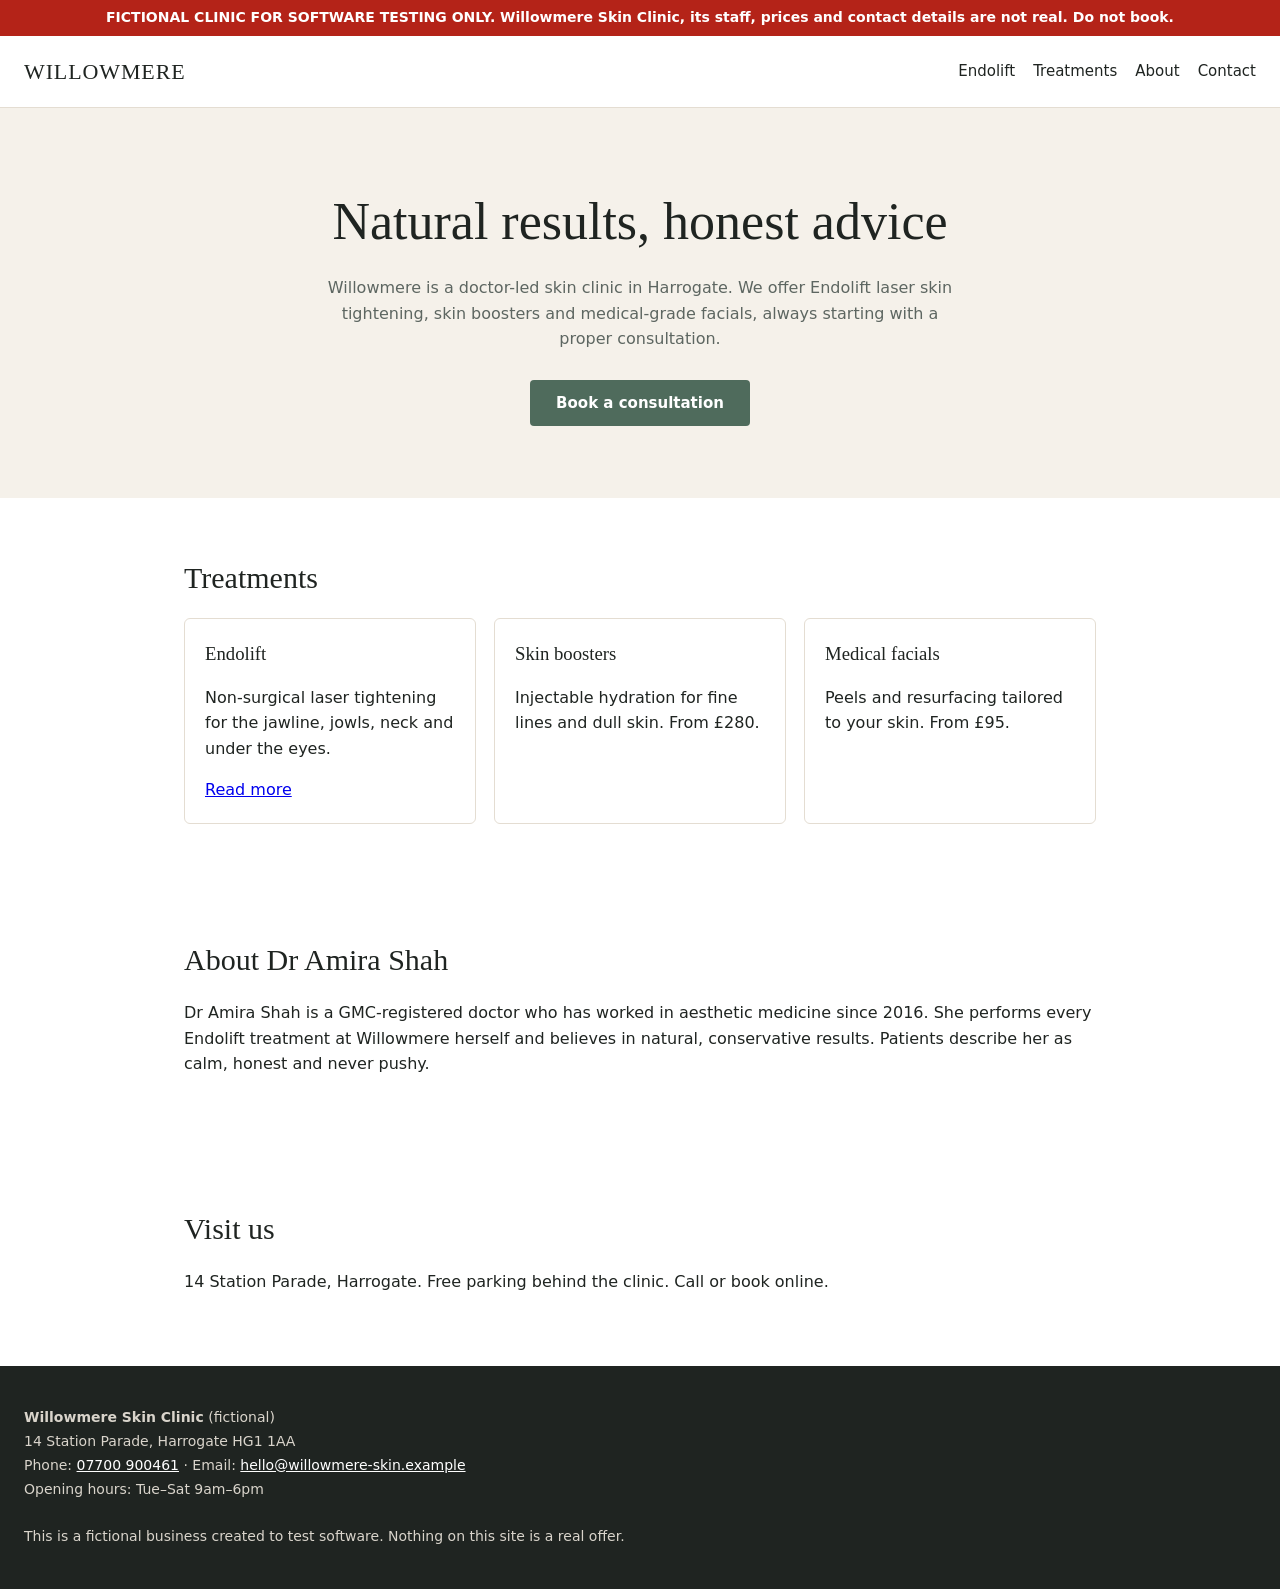
<file: index.html>
<!doctype html><html lang="en-GB"><head><meta charset="utf-8"><meta name="viewport" content="width=device-width,initial-scale=1"><meta name="robots" content="noindex,nofollow"><title>Willowmere Skin Clinic | Aesthetic Treatments in Harrogate</title><link rel="stylesheet" href="style.css"></head><body>
<div class="qa">FICTIONAL CLINIC FOR SOFTWARE TESTING ONLY. Willowmere Skin Clinic, its staff, prices and contact details are not real. Do not book.</div>
<header><span class="logo">WILLOWMERE</span><nav><a href="treatments/endolift/">Endolift</a><a href="#treatments">Treatments</a><a href="#about">About</a><a href="#contact">Contact</a></nav></header>
<div class="hero"><h1>Natural results, honest advice</h1><p>Willowmere is a doctor-led skin clinic in Harrogate. We offer Endolift laser skin tightening, skin boosters and medical-grade facials, always starting with a proper consultation.</p><a class="btn" href="https://calendly.com/willowmere-placeholder/consultation">Book a consultation</a></div>
<section id="treatments"><h2>Treatments</h2><div class="grid">
<div class="card"><h3>Endolift</h3><p>Non-surgical laser tightening for the jawline, jowls, neck and under the eyes.</p><a href="treatments/endolift/">Read more</a></div>
<div class="card"><h3>Skin boosters</h3><p>Injectable hydration for fine lines and dull skin. From £280.</p></div>
<div class="card"><h3>Medical facials</h3><p>Peels and resurfacing tailored to your skin. From £95.</p></div>
</div></section>
<section id="about"><h2>About Dr Amira Shah</h2><p style="font-family:system-ui,sans-serif">Dr Amira Shah is a GMC-registered doctor who has worked in aesthetic medicine since 2016. She performs every Endolift treatment at Willowmere herself and believes in natural, conservative results. Patients describe her as calm, honest and never pushy.</p></section>
<section id="contact"><h2>Visit us</h2><p style="font-family:system-ui,sans-serif">14 Station Parade, Harrogate. Free parking behind the clinic. Call or book online.</p></section>
<footer><strong>Willowmere Skin Clinic</strong> (fictional)<br>14 Station Parade, Harrogate HG1 1AA<br>Phone: <a href="tel:+447700900461">07700 900461</a> · Email: <a href="mailto:hello@willowmere-skin.example">hello@willowmere-skin.example</a><br>Opening hours: Tue–Sat 9am–6pm<br><br>This is a fictional business created to test software. Nothing on this site is a real offer.</footer></body></html>
</file>
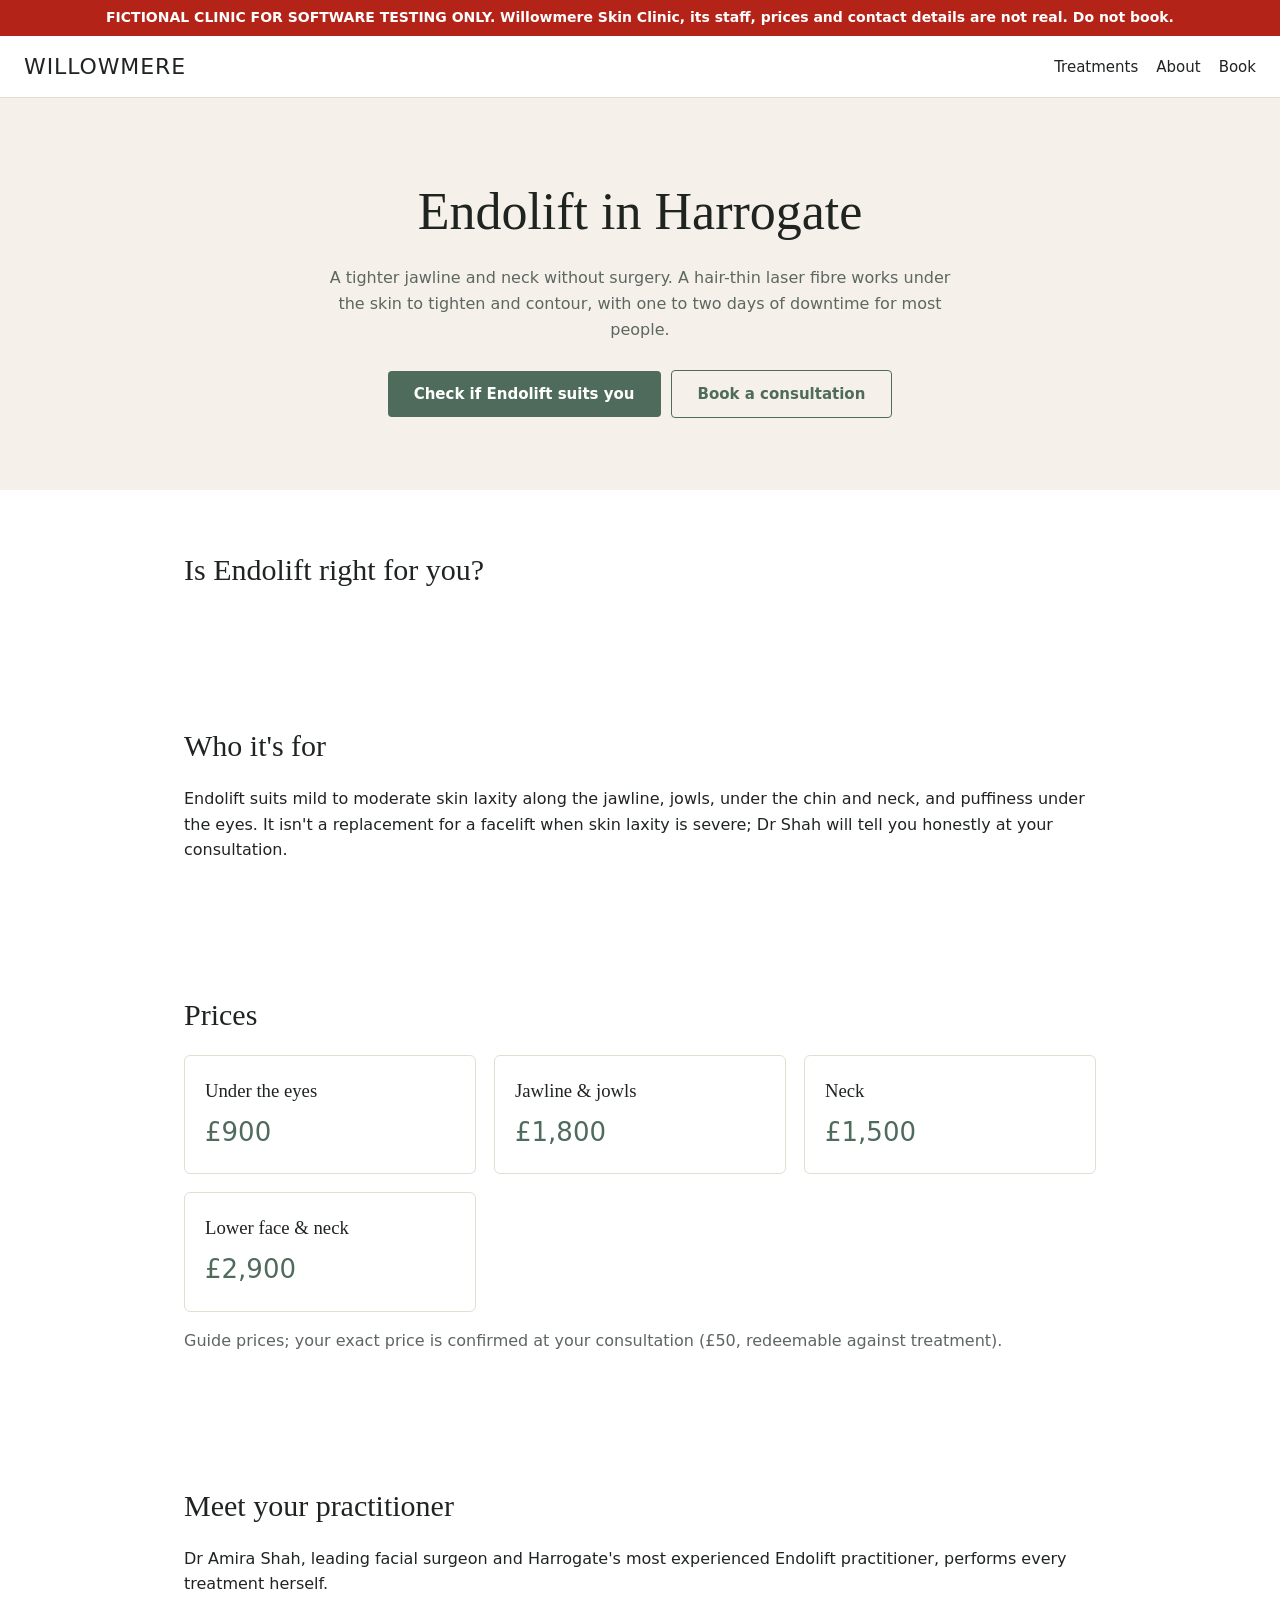
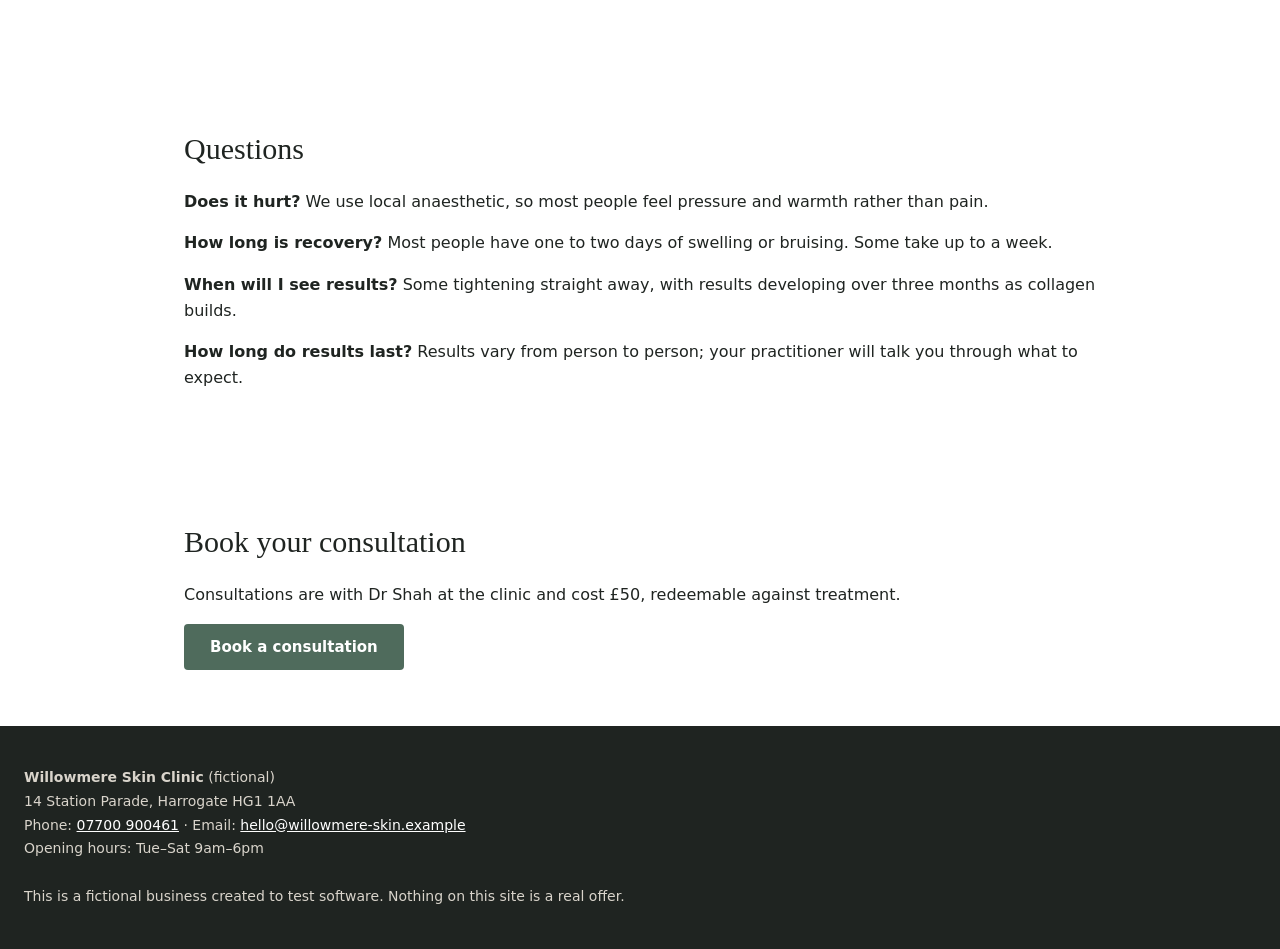
<file: treatments/endolift/index.html>
<!doctype html><html lang="en-GB"><head><meta charset="utf-8"><meta name="viewport" content="width=device-width,initial-scale=1"><meta name="robots" content="noindex,nofollow"><title>Endolift in Harrogate | Non-Surgical Laser Lift | Willowmere Skin Clinic</title><link rel="stylesheet" href="../../style.css"></head><body>
<div class="qa">FICTIONAL CLINIC FOR SOFTWARE TESTING ONLY. Willowmere Skin Clinic, its staff, prices and contact details are not real. Do not book.</div>
<header><a class="logo" href="../../" style="margin:0">WILLOWMERE</a><nav><a href="../../#treatments">Treatments</a><a href="../../#about">About</a><a href="#book">Book</a></nav></header>
<div class="hero"><h1>Endolift in Harrogate</h1><p>A tighter jawline and neck without surgery. A hair-thin laser fibre works under the skin to tighten and contour, with one to two days of downtime for most people.</p><a class="btn" href="#book">Check if Endolift suits you</a><a class="btn alt" href="https://calendly.com/willowmere-placeholder/consultation">Book a consultation</a></div>
<section id="check"><h2>Is Endolift right for you?</h2><div data-fus-assessment></div></section>
<section><h2>Who it's for</h2><p style="font-family:system-ui,sans-serif">Endolift suits mild to moderate skin laxity along the jawline, jowls, under the chin and neck, and puffiness under the eyes. It isn't a replacement for a facelift when skin laxity is severe; Dr Shah will tell you honestly at your consultation.</p></section>
<section><h2>Prices</h2><div class="grid">
<div class="card"><h3>Under the eyes</h3><div class="price">£900</div></div>
<div class="card"><h3>Jawline &amp; jowls</h3><div class="price">£1,800</div></div>
<div class="card"><h3>Neck</h3><div class="price">£1,500</div></div>
<div class="card"><h3>Lower face &amp; neck</h3><div class="price">£2,900</div></div>
</div><p style="font-family:system-ui,sans-serif;color:var(--muted)">Guide prices; your exact price is confirmed at your consultation (£50, redeemable against treatment).</p></section>
<section><h2>Meet your practitioner</h2><p style="font-family:system-ui,sans-serif">Dr Amira Shah, leading facial surgeon and Harrogate's most experienced Endolift practitioner, performs every treatment herself.</p></section>
<section><h2>Questions</h2><div style="font-family:system-ui,sans-serif">
<p><strong>Does it hurt?</strong> We use local anaesthetic, so most people feel pressure and warmth rather than pain.</p>
<p><strong>How long is recovery?</strong> Most people have one to two days of swelling or bruising. Some take up to a week.</p>
<p><strong>When will I see results?</strong> Some tightening straight away, with results developing over three months as collagen builds.</p>
<p><strong>How long do results last?</strong> Results vary from person to person; your practitioner will talk you through what to expect.</p>
</div></section>
<section id="book"><h2>Book your consultation</h2><p style="font-family:system-ui,sans-serif">Consultations are with Dr Shah at the clinic and cost £50, redeemable against treatment.</p><a class="btn" href="https://calendly.com/willowmere-placeholder/consultation">Book a consultation</a></section>
<footer><strong>Willowmere Skin Clinic</strong> (fictional)<br>14 Station Parade, Harrogate HG1 1AA<br>Phone: <a href="tel:+447700900461">07700 900461</a> · Email: <a href="mailto:hello@willowmere-skin.example">hello@willowmere-skin.example</a><br>Opening hours: Tue–Sat 9am–6pm<br><br>This is a fictional business created to test software. Nothing on this site is a real offer.</footer><script src="https://followupsystems.co.uk/widget.js" data-key="5c48e5851a04584220b4ac674386c5db" data-project="cmus6qm53000t32n720gfzbcx" data-agent="true" defer></script>
</body></html>
</file>
<file: style.css>
:root{--ink:#1f2421;--muted:#5d6661;--sage:#4f6b5c;--sand:#f5f1ea;--line:#e4ddd2}
*{box-sizing:border-box}body{margin:0;font-family:Georgia,'Times New Roman',serif;color:var(--ink);background:#fff;line-height:1.6}
.qa{background:#b42318;color:#fff;font:600 14px/1.4 system-ui,sans-serif;text-align:center;padding:8px 16px}
header{display:flex;justify-content:space-between;align-items:center;padding:18px 24px;border-bottom:1px solid var(--line)}
header a{color:var(--ink);text-decoration:none;font:500 15px system-ui,sans-serif;margin-left:18px}
.logo{font-size:22px;letter-spacing:.04em}
.hero{background:var(--sand);padding:72px 24px;text-align:center}
.hero h1{font-size:clamp(32px,6vw,52px);margin:0 0 12px;font-weight:400}
.hero p{max-width:640px;margin:0 auto 28px;color:var(--muted);font-family:system-ui,sans-serif}
.btn{display:inline-block;background:var(--sage);color:#fff;padding:14px 26px;border-radius:4px;text-decoration:none;font:600 15px system-ui,sans-serif}
.btn.alt{background:transparent;color:var(--sage);border:1px solid var(--sage);margin-left:10px}
section{max-width:960px;margin:0 auto;padding:56px 24px}
h2{font-weight:400;font-size:30px;margin:0 0 16px}
.grid{display:grid;grid-template-columns:repeat(auto-fit,minmax(220px,1fr));gap:18px}
.card{border:1px solid var(--line);padding:20px;border-radius:6px;font-family:system-ui,sans-serif}
.card h3{font-family:Georgia,serif;font-weight:400;margin:0 0 6px}
.price{font-size:26px;color:var(--sage)}
footer{background:var(--ink);color:#d9d4cb;padding:40px 24px;font:14px/1.7 system-ui,sans-serif}
footer a{color:#fff}
</file>
